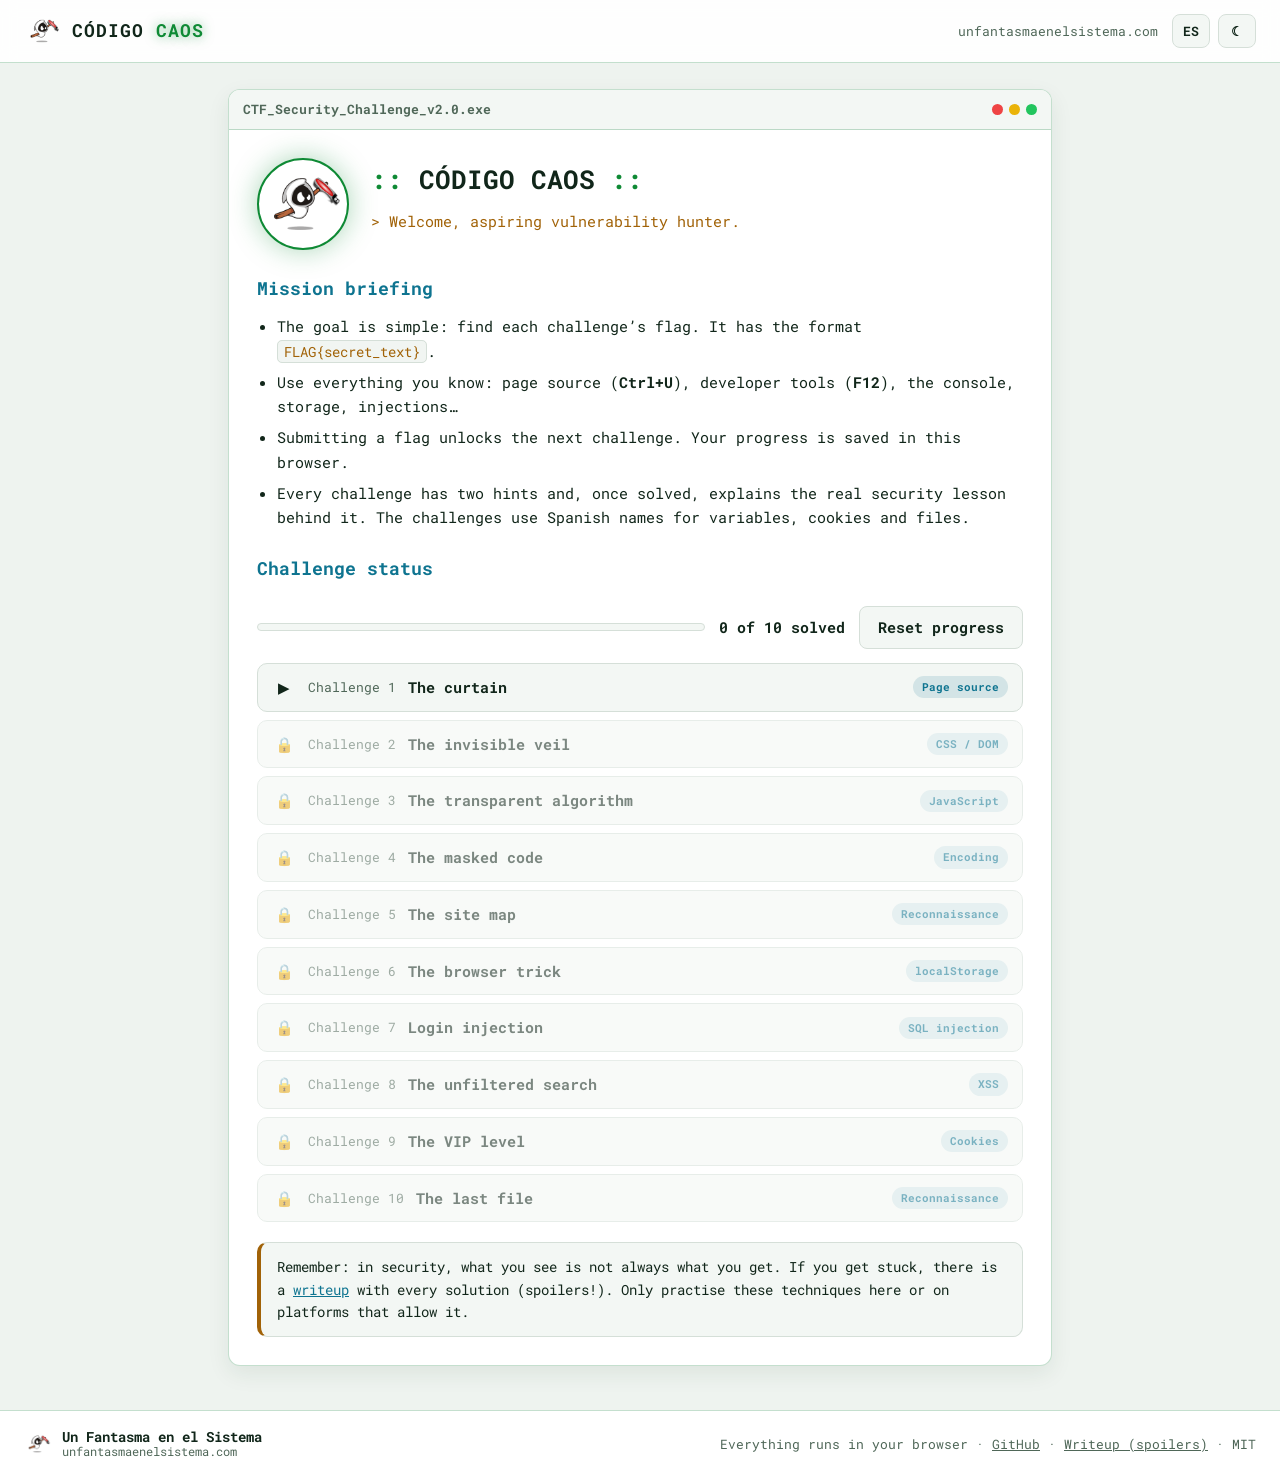
<file: index.html>
<!DOCTYPE html>
<html lang="es" data-theme="dark">
<head>
<meta charset="UTF-8">
<meta name="viewport" content="width=device-width, initial-scale=1.0">
<title>CÓDIGO CAOS · CTF de seguridad web en el navegador</title>
<meta name="description" content="CTF de 10 retos encadenados de seguridad web: código fuente, CSS, JavaScript, Base64, robots.txt, localStorage, inyección SQL, XSS, cookies y recursos olvidados. Todo en el navegador.">
<link rel="icon" href="icono.png">
<script>
  // Tema antes de pintar, para que no parpadee
  (function(){var t=null;try{t=localStorage.getItem('cc-theme');}catch(e){}
  if(!t)t=(window.matchMedia&&matchMedia('(prefers-color-scheme: light)').matches)?'light':'dark';
  document.documentElement.setAttribute('data-theme',t);})();
</script>
<link rel="preconnect" href="https://fonts.googleapis.com">
<link href="https://fonts.googleapis.com/css2?family=Roboto+Mono:wght@400;700&display=swap" rel="stylesheet">
<link rel="stylesheet" href="assets/cc.css">
</head>
<body>
<div id="cc-header"></div>
<main>
  <div class="term">
    <div class="term-bar"><span>CTF_Security_Challenge_v2.0.exe</span><span class="dots"><i></i><i></i><i></i></span></div>
    <div class="term-body">
      <div class="hero">
        <img src="icono.png" alt="Un Fantasma en el Sistema">
        <div>
          <h1><span class="pre">::</span> CÓDIGO CAOS <span class="pre">::</span></h1>
          <p class="prompt" data-i18n="welcome"></p>
        </div>
      </div>

      <h2 data-i18n="rulesTitle"></h2>
      <ul class="rules">
        <li data-i18n-html="r1"></li>
        <li data-i18n-html="r2"></li>
        <li data-i18n-html="r3"></li>
        <li data-i18n-html="r4"></li>
      </ul>

      <h2 data-i18n="statusTitle"></h2>
      <div class="progress">
        <div class="bar"><i id="progBar" style="width:0"></i></div>
        <span id="progTxt"></span>
        <button type="button" class="btn ghost" id="resetBtn" data-i18n="reset"></button>
      </div>
      <ul class="missions" id="missions"></ul>

      <div class="warn" data-i18n-html="warn"></div>
    </div>
  </div>
</main>
<div id="cc-footer"></div>
<script src="assets/cc.js"></script>
<script>
'use strict';
var RETOS = [
  { es: ['La cortina', 'Código fuente'], en: ['The curtain', 'Page source'] },
  { es: ['El velo invisible', 'CSS / DOM'], en: ['The invisible veil', 'CSS / DOM'] },
  { es: ['El algoritmo transparente', 'JavaScript'], en: ['The transparent algorithm', 'JavaScript'] },
  { es: ['El código enmascarado', 'Codificación'], en: ['The masked code', 'Encoding'] },
  { es: ['El mapa del sitio', 'Reconocimiento'], en: ['The site map', 'Reconnaissance'] },
  { es: ['El engaño del navegador', 'localStorage'], en: ['The browser trick', 'localStorage'] },
  { es: ['Inyección en el login', 'Inyección SQL'], en: ['Login injection', 'SQL injection'] },
  { es: ['El buscador sin filtros', 'XSS'], en: ['The unfiltered search', 'XSS'] },
  { es: ['El nivel VIP', 'Cookies'], en: ['The VIP level', 'Cookies'] },
  { es: ['El último archivo', 'Reconocimiento'], en: ['The last file', 'Reconnaissance'] }
];
function esc(s) { return String(s).replace(/[&<>"]/g, function (c) { return { '&': '&amp;', '<': '&lt;', '>': '&gt;', '"': '&quot;' }[c]; }); }
function render(l) {
  var done = CC.solved();
  document.getElementById('missions').innerHTML = RETOS.map(function (r, i) {
    var n = i + 1, d = r[l], ok = done.indexOf(n) > -1, open = CC.unlocked(n);
    var inner = '<span class="st">' + (ok ? '✅' : open ? '▶' : '🔒') + '</span><span class="num">' + CC.t('reto') + ' ' + n + '</span>' +
      '<span class="ttl">' + esc(d[0]) + '</span><span class="tag">' + esc(d[1]) + '</span>';
    if (!open) return '<li><span class="off" title="' + esc(CC.t('lockedTip').replace('{p}', n - 1)) + '">' + inner + '</span></li>';
    return '<li><a href="reto' + n + '.html"' + (ok ? ' class="done"' : '') + '>' + inner + '</a></li>';
  }).join('');
  var k = done.filter(function (x) { return x >= 1 && x <= CC.total; }).length;
  document.getElementById('progBar').style.width = (k / CC.total * 100) + '%';
  document.getElementById('progTxt').textContent = CC.t('progress').replace('{n}', k).replace('{t}', CC.total);
}
CC.init({
  es: {
    docTitle: 'CTF de seguridad web en el navegador',
    welcome: '> Bienvenid@, aspirante a cazador/a de vulnerabilidades.',
    rulesTitle: 'Instrucciones de la misión',
    r1: 'El objetivo es simple: encontrar la bandera (<i>flag</i>) de cada reto. Tiene el formato <code>FLAG{texto_secreto}</code>.',
    r2: 'Usa todo lo que sepas: código fuente (<b>Ctrl+U</b>), herramientas de desarrollador (<b>F12</b>), consola, almacenamiento, inyecciones…',
    r3: 'Al validar una bandera se desbloquea el reto siguiente. Tu progreso se guarda en este navegador.',
    r4: 'Cada reto trae dos pistas y, al superarlo, explica la lección de seguridad real que hay detrás.',
    statusTitle: 'Estado de los retos', progress: '{n} de {t} superados', reset: 'Reiniciar progreso',
    lockedTip: 'Completa antes el reto {p}',
    warn: 'Recuerda: en seguridad, lo que ves no siempre es lo que obtienes. Si te atascas, hay un <a href="https://github.com/unfantasmaenelsistema/CODIGO-CAOS/blob/main/writeup/WRITEUP.md" target="_blank" rel="noopener">writeup</a> con todas las soluciones (¡spoilers!). Practica estas técnicas solo aquí o en plataformas que lo permitan.'
  },
  en: {
    docTitle: 'Web security CTF in your browser',
    welcome: '> Welcome, aspiring vulnerability hunter.',
    rulesTitle: 'Mission briefing',
    r1: 'The goal is simple: find each challenge’s flag. It has the format <code>FLAG{secret_text}</code>.',
    r2: 'Use everything you know: page source (<b>Ctrl+U</b>), developer tools (<b>F12</b>), the console, storage, injections…',
    r3: 'Submitting a flag unlocks the next challenge. Your progress is saved in this browser.',
    r4: 'Every challenge has two hints and, once solved, explains the real security lesson behind it. The challenges use Spanish names for variables, cookies and files.',
    statusTitle: 'Challenge status', progress: '{n} of {t} solved', reset: 'Reset progress',
    lockedTip: 'Finish challenge {p} first',
    warn: 'Remember: in security, what you see is not always what you get. If you get stuck, there is a <a href="https://github.com/unfantasmaenelsistema/CODIGO-CAOS/blob/main/writeup/WRITEUP.md" target="_blank" rel="noopener">writeup</a> with every solution (spoilers!). Only practise these techniques here or on platforms that allow it.'
  },
  onLang: render
});
document.getElementById('resetBtn').addEventListener('click', function () { CC.resetProgress(); });
</script>
</body>
</html>
</file>
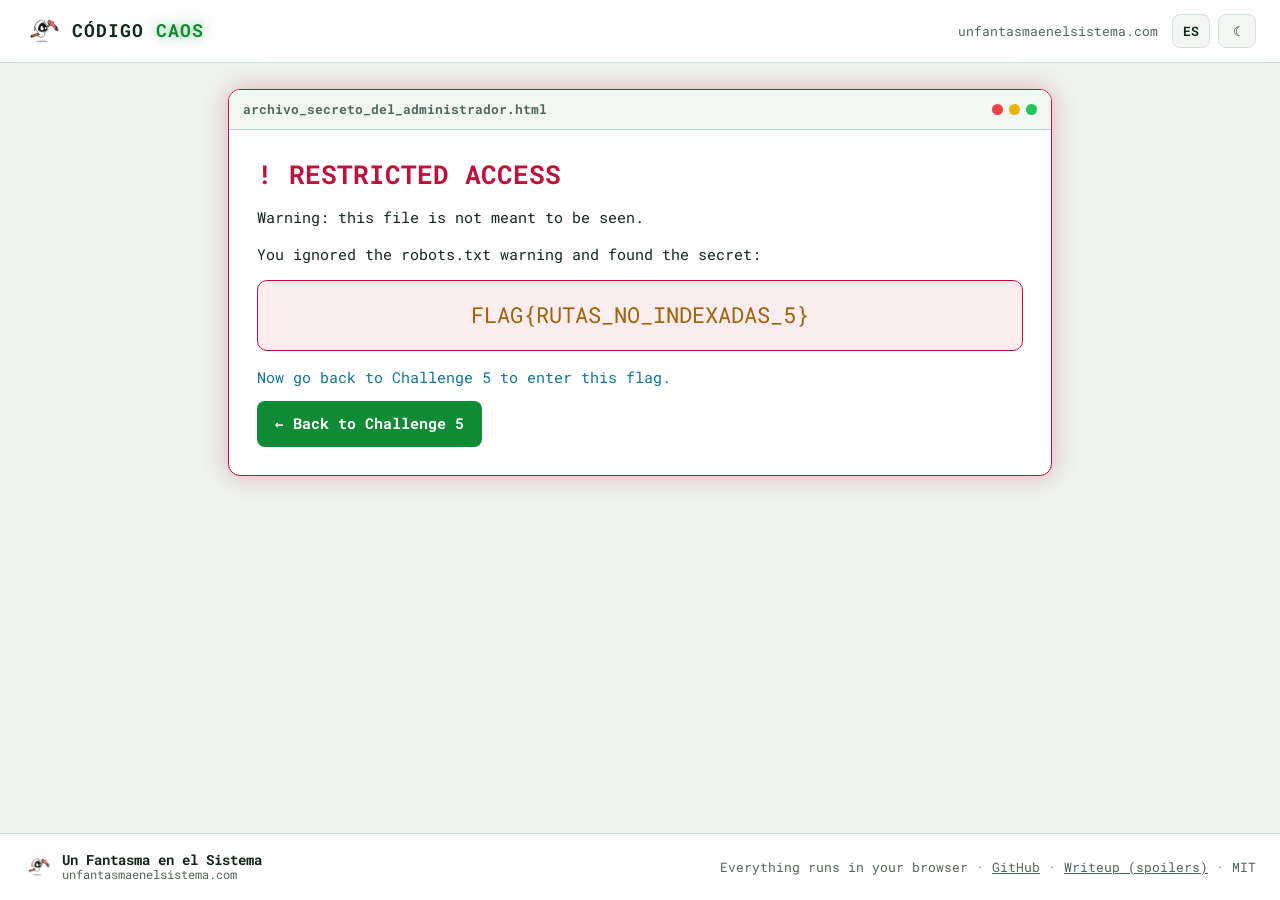
<file: archivo_secreto_del_administrador.html>
<!DOCTYPE html>
<html lang="es" data-theme="dark">
<head>
<meta charset="UTF-8">
<meta name="viewport" content="width=device-width, initial-scale=1.0">
<meta name="robots" content="noindex">
<title>Acceso restringido · CÓDIGO CAOS</title>
<link rel="icon" href="icono.png">
<script>
  (function(){var t=null;try{t=localStorage.getItem('cc-theme');}catch(e){}
  if(!t)t=(window.matchMedia&&matchMedia('(prefers-color-scheme: light)').matches)?'light':'dark';
  document.documentElement.setAttribute('data-theme',t);})();
</script>
<link rel="preconnect" href="https://fonts.googleapis.com">
<link href="https://fonts.googleapis.com/css2?family=Roboto+Mono:wght@400;700&display=swap" rel="stylesheet">
<link rel="stylesheet" href="assets/cc.css">
<style>
  .term.alert{border-color:var(--bad);box-shadow:0 0 24px color-mix(in srgb,var(--bad) 30%,transparent)}
  .term.alert h1,.term.alert .pre{color:var(--bad)}
  .flagbig{display:block;font-size:22px;text-align:center;padding:16px;margin:14px 0;border-radius:10px;background:var(--badbg);border:1px solid var(--bad);word-break:break-all}
</style>
</head>
<body>
<div id="cc-header"></div>
<main>
  <div class="term alert">
    <div class="term-bar"><span>archivo_secreto_del_administrador.html</span><span class="dots"><i></i><i></i><i></i></span></div>
    <div class="term-body">
      <h1><span class="pre">!</span> <span data-i18n="title">ACCESO RESTRINGIDO</span></h1>
      <p data-i18n="warn"></p>
      <p data-i18n="found"></p>
      <code class="flagbig">FLAG{RUTAS_NO_INDEXADAS_5}</code>
      <p class="mission" data-i18n="back5"></p>
      <a class="btn" href="reto5.html" data-i18n="go5"></a>
    </div>
  </div>
</main>
<div id="cc-footer"></div>
<script src="assets/cc.js"></script>
<script>
CC.init({
  es: { docTitle: 'Acceso restringido', title: 'ACCESO RESTRINGIDO', warn: 'Advertencia: este archivo no está destinado a ser visto.',
    found: 'Has ignorado la advertencia de robots.txt y has encontrado el secreto:', back5: 'Ahora vuelve al Reto 5 para introducir esta bandera.', go5: '← Volver al Reto 5' },
  en: { docTitle: 'Restricted access', title: 'RESTRICTED ACCESS', warn: 'Warning: this file is not meant to be seen.',
    found: 'You ignored the robots.txt warning and found the secret:', back5: 'Now go back to Challenge 5 to enter this flag.', go5: '← Back to Challenge 5' }
});
</script>
</body>
</html>
</file>
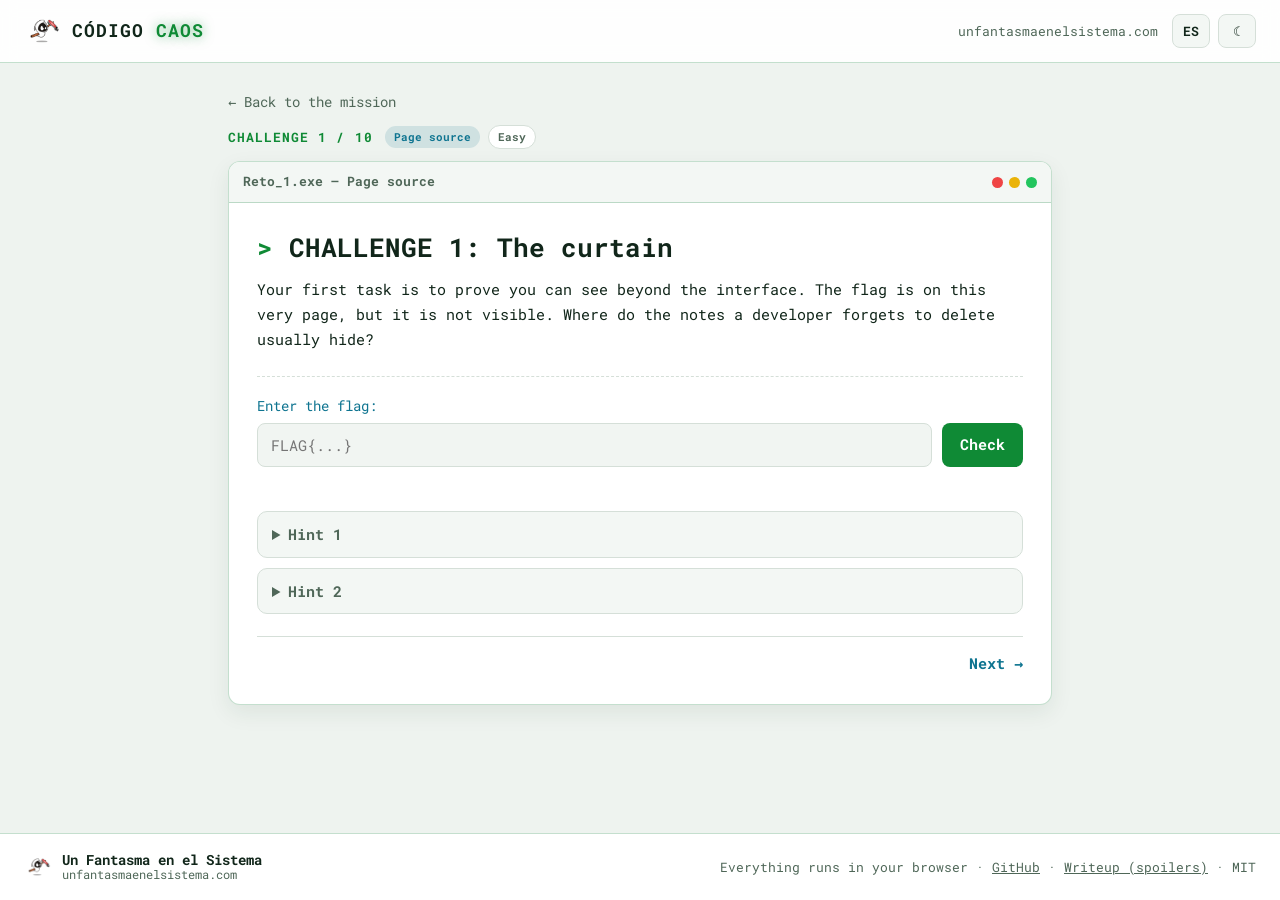
<file: reto1.html>
<!DOCTYPE html>
<html lang="es" data-theme="dark">
<head>
<meta charset="UTF-8">
<meta name="viewport" content="width=device-width, initial-scale=1.0">
<title>La cortina · CÓDIGO CAOS</title>
<link rel="icon" href="icono.png">
<script>
  // Tema antes de pintar, para que no parpadee
  (function(){var t=null;try{t=localStorage.getItem('cc-theme');}catch(e){}
  if(!t)t=(window.matchMedia&&matchMedia('(prefers-color-scheme: light)').matches)?'light':'dark';
  document.documentElement.setAttribute('data-theme',t);})();
</script>
<link rel="preconnect" href="https://fonts.googleapis.com">
<link href="https://fonts.googleapis.com/css2?family=Roboto+Mono:wght@400;700&display=swap" rel="stylesheet">
<link rel="stylesheet" href="assets/cc.css">
</head>
<body data-reto="1">
<!--
    ========================================================
    |              INSPECCIÓN DE CÓDIGO FUENTE             |
    |                                                      |
    | ¡Bienvenido al primer desafío! Es más simple de lo   |
    | que piensas. La bandera para pasar al Reto 2 es:     |
    |                                                      |
    | FLAG{Mira_Detras_Del_Telon_1}                        |
    |                                                      |
    | ¿Quién necesita un backend cuando tienes comentarios?|
    ========================================================
-->
<div id="cc-header"></div>
<main>
  <div id="cc-top"></div>
  <div class="term">
    <div class="term-bar" id="cc-bar"></div>
    <div class="term-body">
      <h1><span class="pre">&gt;</span> <span data-i18n="title">La cortina</span></h1>
      <div data-i18n-html="story"></div>
      
      <div id="cc-flag"></div>
    </div>
  </div>
</main>
<div id="cc-footer"></div>
<script src="assets/cc.js"></script>
<script src="js/reto1.js"></script>
</body>
</html>
</file>
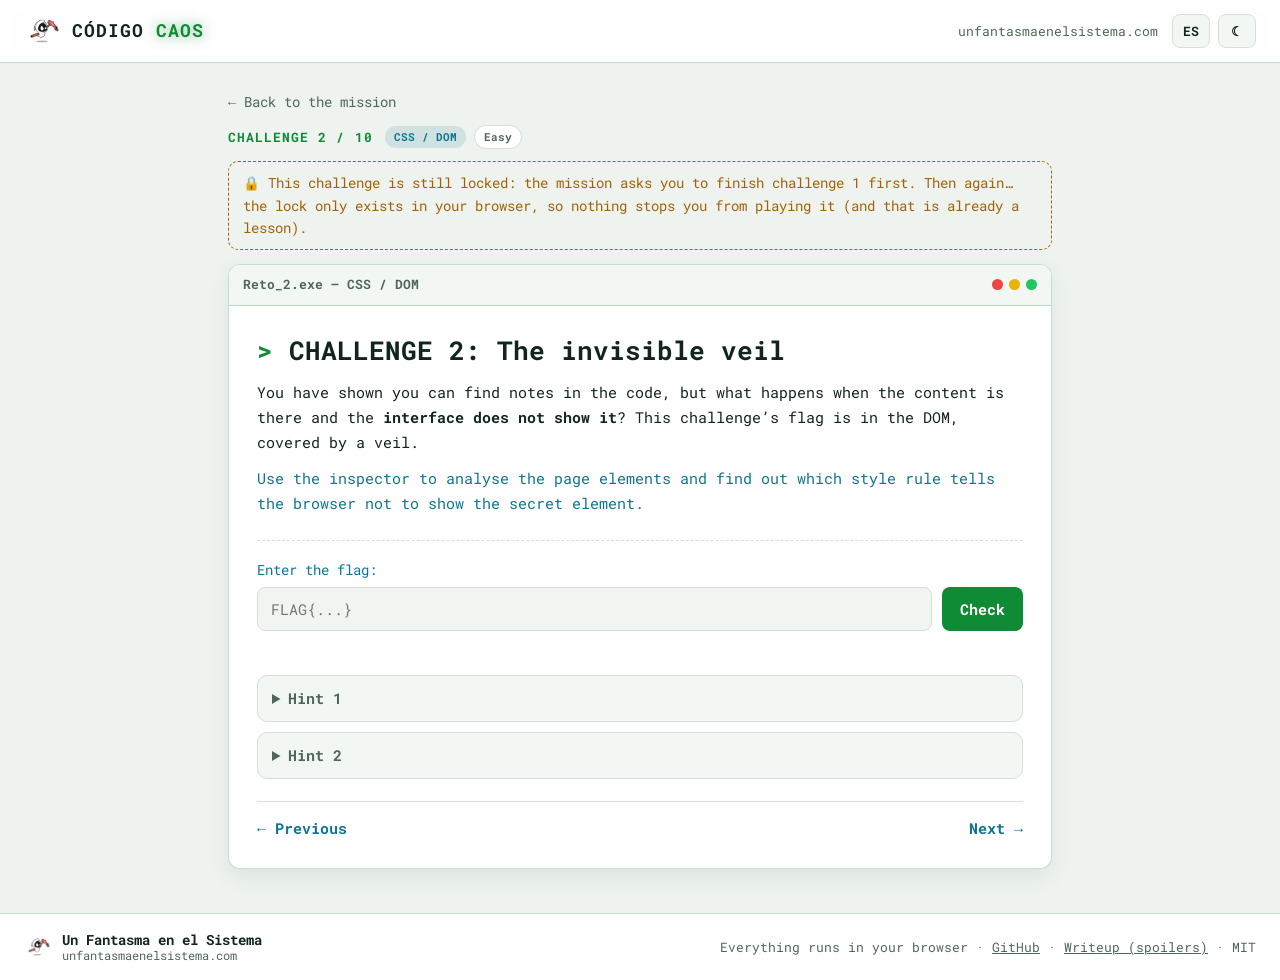
<file: reto2.html>
<!DOCTYPE html>
<html lang="es" data-theme="dark">
<head>
<meta charset="UTF-8">
<meta name="viewport" content="width=device-width, initial-scale=1.0">
<title>El velo invisible · CÓDIGO CAOS</title>
<link rel="icon" href="icono.png">
<script>
  // Tema antes de pintar, para que no parpadee
  (function(){var t=null;try{t=localStorage.getItem('cc-theme');}catch(e){}
  if(!t)t=(window.matchMedia&&matchMedia('(prefers-color-scheme: light)').matches)?'light':'dark';
  document.documentElement.setAttribute('data-theme',t);})();
</script>
<link rel="preconnect" href="https://fonts.googleapis.com">
<link href="https://fonts.googleapis.com/css2?family=Roboto+Mono:wght@400;700&display=swap" rel="stylesheet">
<link rel="stylesheet" href="assets/cc.css">
<style>
  /* MECÁNICA DEL RETO 2: ocultación por CSS */
  .oculto-css {
    display: none;
    background-color: #0d1117;
    color: #0d1117;
    padding: 1rem;
    margin-top: 1.5rem;
    border: 1px dashed #ffffff22;
  }
</style>
</head>
<body data-reto="2">
<div id="cc-header"></div>
<main>
  <div id="cc-top"></div>
  <div class="term">
    <div class="term-bar" id="cc-bar"></div>
    <div class="term-body">
      <h1><span class="pre">&gt;</span> <span data-i18n="title">El velo invisible</span></h1>
      <div data-i18n-html="story"></div>
      <div id="hiddenFlag" class="oculto-css">
        <p>:: CÓDIGO SECRETO DESCLASIFICADO ::</p>
        <p>La bandera que buscas es:</p>
        <code>FLAG{CSS_NO_ES_SEGURIDAD_2}</code>
        <p>¡Felicidades! Has visto a través del engaño visual.</p>
      </div>
      <div id="cc-flag"></div>
    </div>
  </div>
</main>
<div id="cc-footer"></div>
<script src="assets/cc.js"></script>
<script src="js/reto2.js"></script>
</body>
</html>
</file>
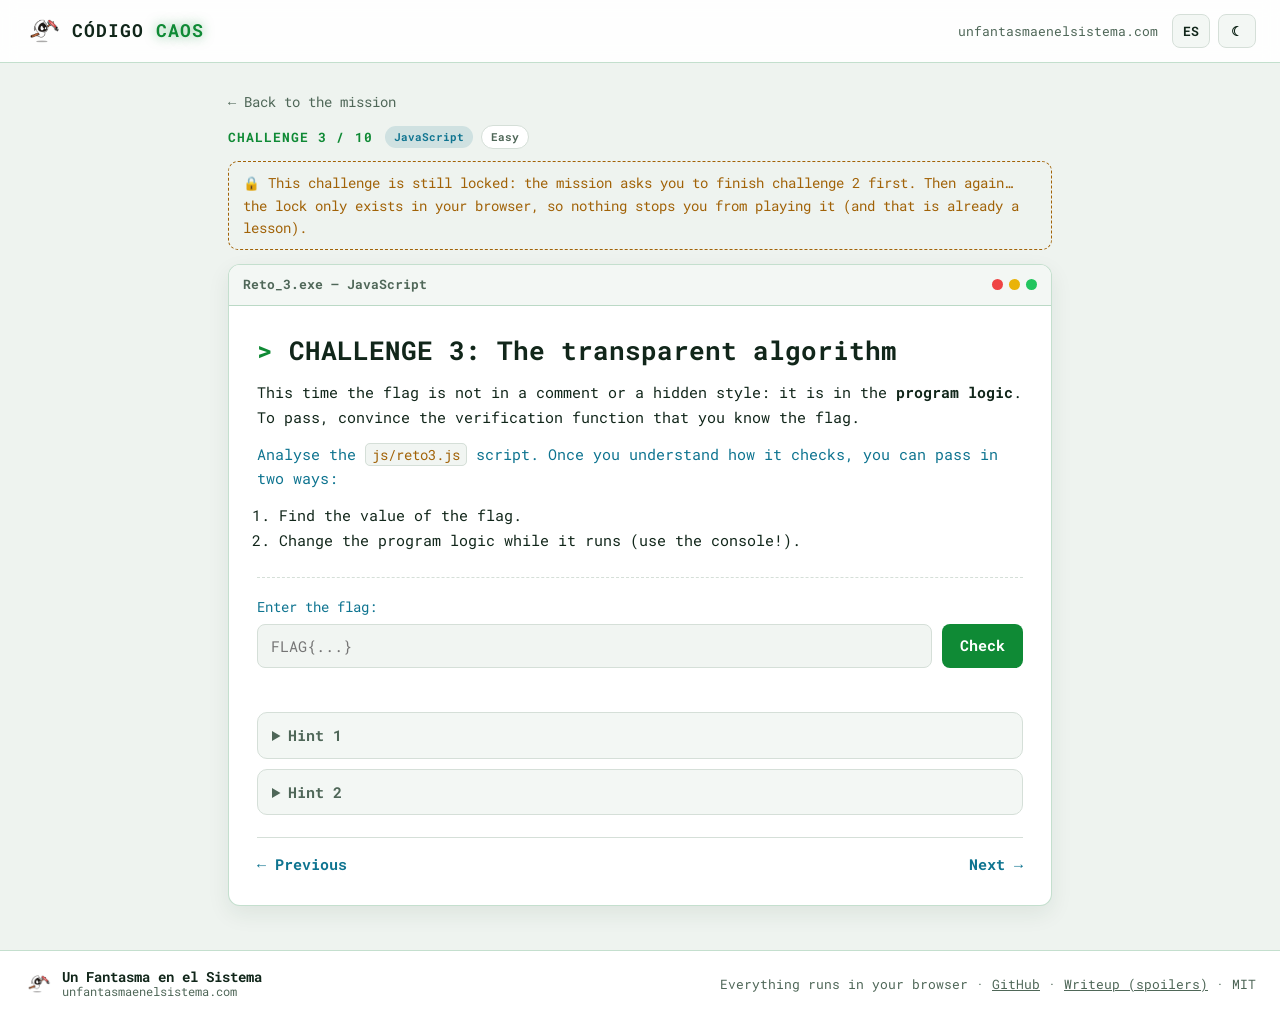
<file: reto3.html>
<!DOCTYPE html>
<html lang="es" data-theme="dark">
<head>
<meta charset="UTF-8">
<meta name="viewport" content="width=device-width, initial-scale=1.0">
<title>El algoritmo transparente · CÓDIGO CAOS</title>
<link rel="icon" href="icono.png">
<script>
  // Tema antes de pintar, para que no parpadee
  (function(){var t=null;try{t=localStorage.getItem('cc-theme');}catch(e){}
  if(!t)t=(window.matchMedia&&matchMedia('(prefers-color-scheme: light)').matches)?'light':'dark';
  document.documentElement.setAttribute('data-theme',t);})();
</script>
<link rel="preconnect" href="https://fonts.googleapis.com">
<link href="https://fonts.googleapis.com/css2?family=Roboto+Mono:wght@400;700&display=swap" rel="stylesheet">
<link rel="stylesheet" href="assets/cc.css">
</head>
<body data-reto="3">
<div id="cc-header"></div>
<main>
  <div id="cc-top"></div>
  <div class="term">
    <div class="term-bar" id="cc-bar"></div>
    <div class="term-body">
      <h1><span class="pre">&gt;</span> <span data-i18n="title">El algoritmo transparente</span></h1>
      <div data-i18n-html="story"></div>
      
      <div id="cc-flag"></div>
    </div>
  </div>
</main>
<div id="cc-footer"></div>
<script src="assets/cc.js"></script>
<script src="js/reto3.js"></script>
</body>
</html>
</file>
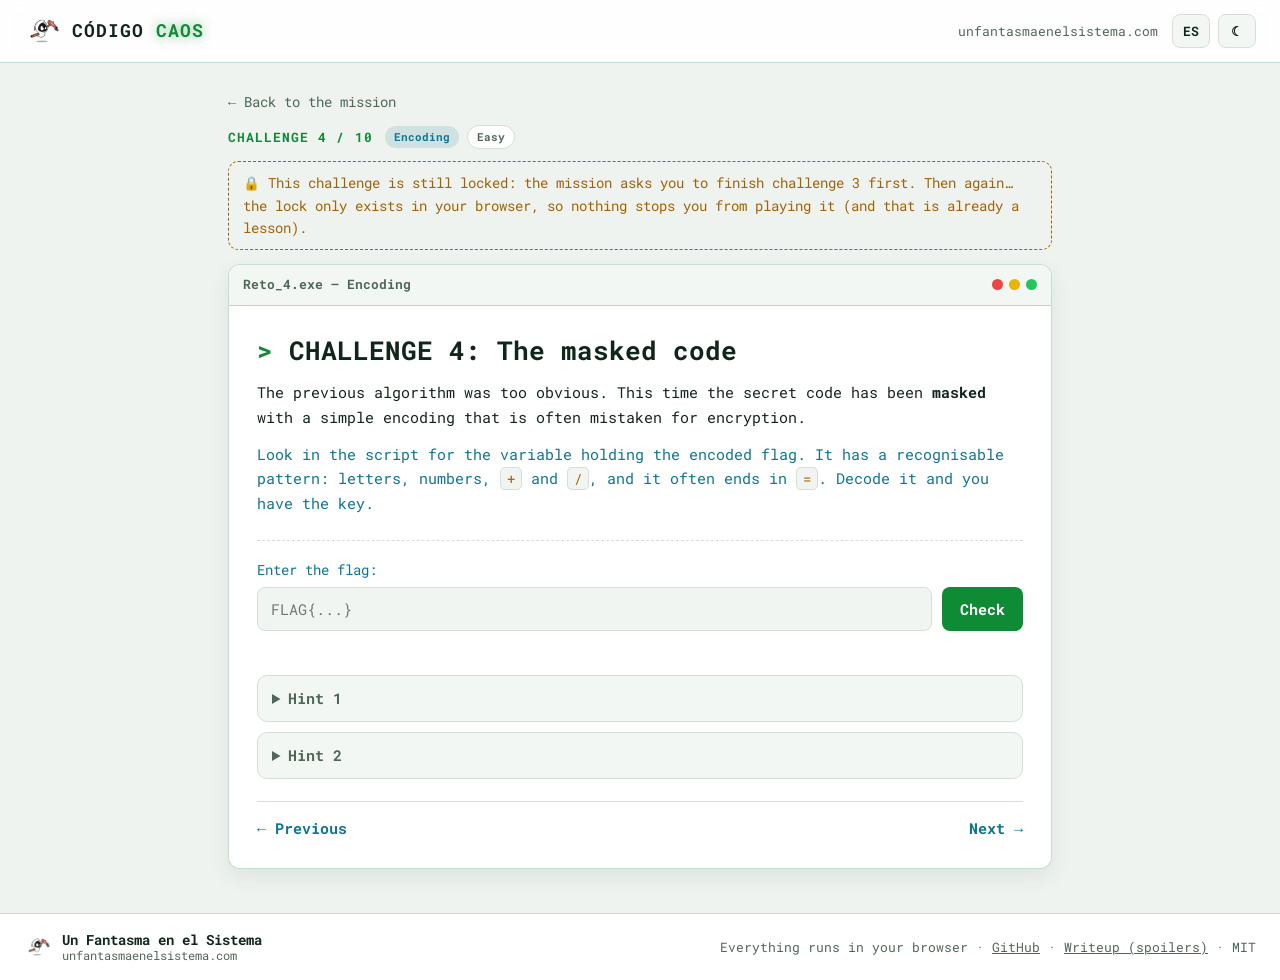
<file: reto4.html>
<!DOCTYPE html>
<html lang="es" data-theme="dark">
<head>
<meta charset="UTF-8">
<meta name="viewport" content="width=device-width, initial-scale=1.0">
<title>El código enmascarado · CÓDIGO CAOS</title>
<link rel="icon" href="icono.png">
<script>
  // Tema antes de pintar, para que no parpadee
  (function(){var t=null;try{t=localStorage.getItem('cc-theme');}catch(e){}
  if(!t)t=(window.matchMedia&&matchMedia('(prefers-color-scheme: light)').matches)?'light':'dark';
  document.documentElement.setAttribute('data-theme',t);})();
</script>
<link rel="preconnect" href="https://fonts.googleapis.com">
<link href="https://fonts.googleapis.com/css2?family=Roboto+Mono:wght@400;700&display=swap" rel="stylesheet">
<link rel="stylesheet" href="assets/cc.css">
</head>
<body data-reto="4">
<div id="cc-header"></div>
<main>
  <div id="cc-top"></div>
  <div class="term">
    <div class="term-bar" id="cc-bar"></div>
    <div class="term-body">
      <h1><span class="pre">&gt;</span> <span data-i18n="title">El código enmascarado</span></h1>
      <div data-i18n-html="story"></div>
      
      <div id="cc-flag"></div>
    </div>
  </div>
</main>
<div id="cc-footer"></div>
<script src="assets/cc.js"></script>
<script src="js/reto4.js"></script>
</body>
</html>
</file>
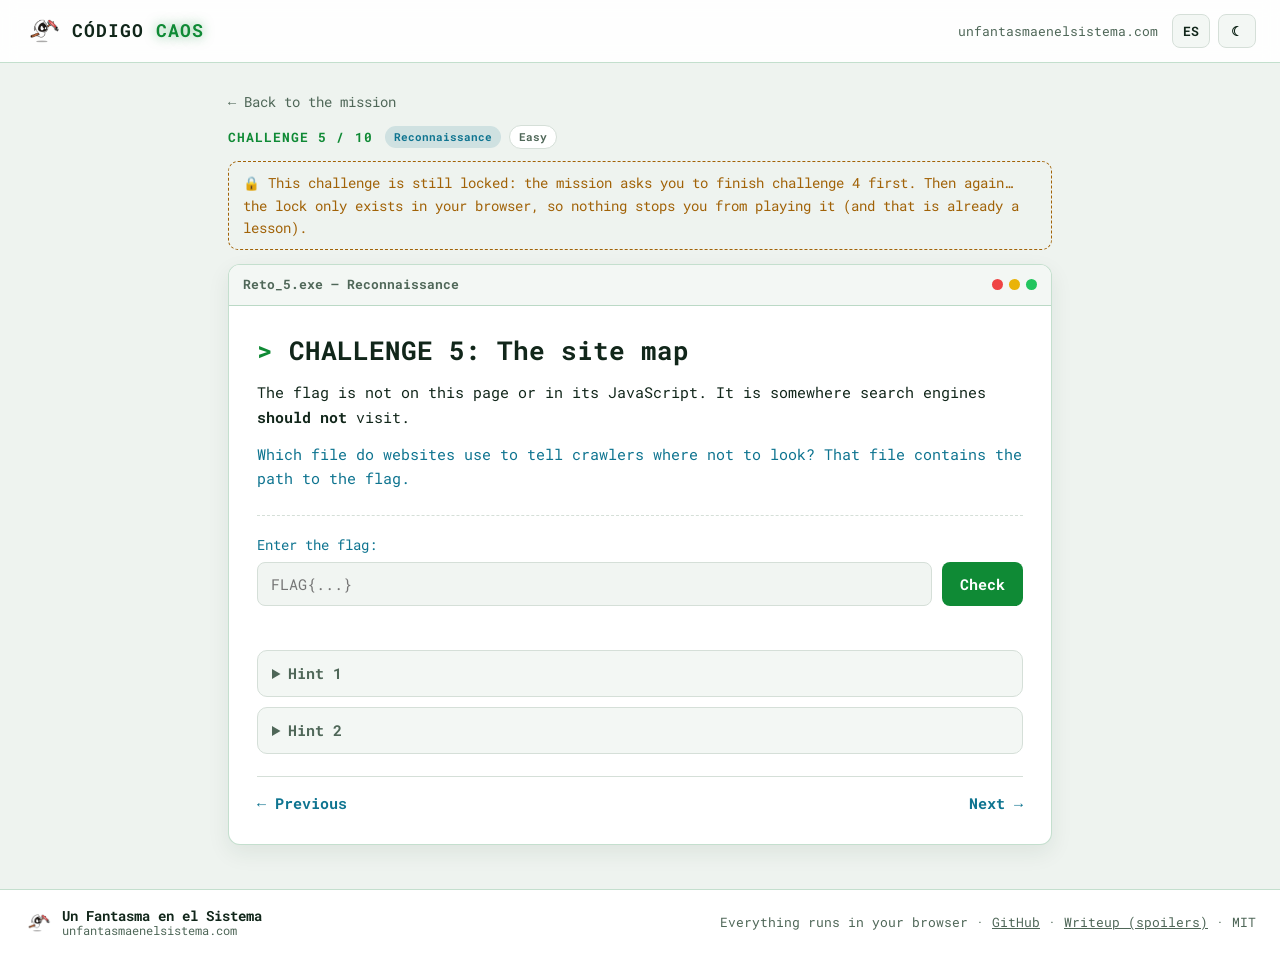
<file: reto5.html>
<!DOCTYPE html>
<html lang="es" data-theme="dark">
<head>
<meta charset="UTF-8">
<meta name="viewport" content="width=device-width, initial-scale=1.0">
<title>El mapa del sitio · CÓDIGO CAOS</title>
<link rel="icon" href="icono.png">
<script>
  // Tema antes de pintar, para que no parpadee
  (function(){var t=null;try{t=localStorage.getItem('cc-theme');}catch(e){}
  if(!t)t=(window.matchMedia&&matchMedia('(prefers-color-scheme: light)').matches)?'light':'dark';
  document.documentElement.setAttribute('data-theme',t);})();
</script>
<link rel="preconnect" href="https://fonts.googleapis.com">
<link href="https://fonts.googleapis.com/css2?family=Roboto+Mono:wght@400;700&display=swap" rel="stylesheet">
<link rel="stylesheet" href="assets/cc.css">
</head>
<body data-reto="5">
<div id="cc-header"></div>
<main>
  <div id="cc-top"></div>
  <div class="term">
    <div class="term-bar" id="cc-bar"></div>
    <div class="term-body">
      <h1><span class="pre">&gt;</span> <span data-i18n="title">El mapa del sitio</span></h1>
      <div data-i18n-html="story"></div>
      
      <div id="cc-flag"></div>
    </div>
  </div>
</main>
<div id="cc-footer"></div>
<script src="assets/cc.js"></script>
<script src="js/reto5.js"></script>
</body>
</html>
</file>
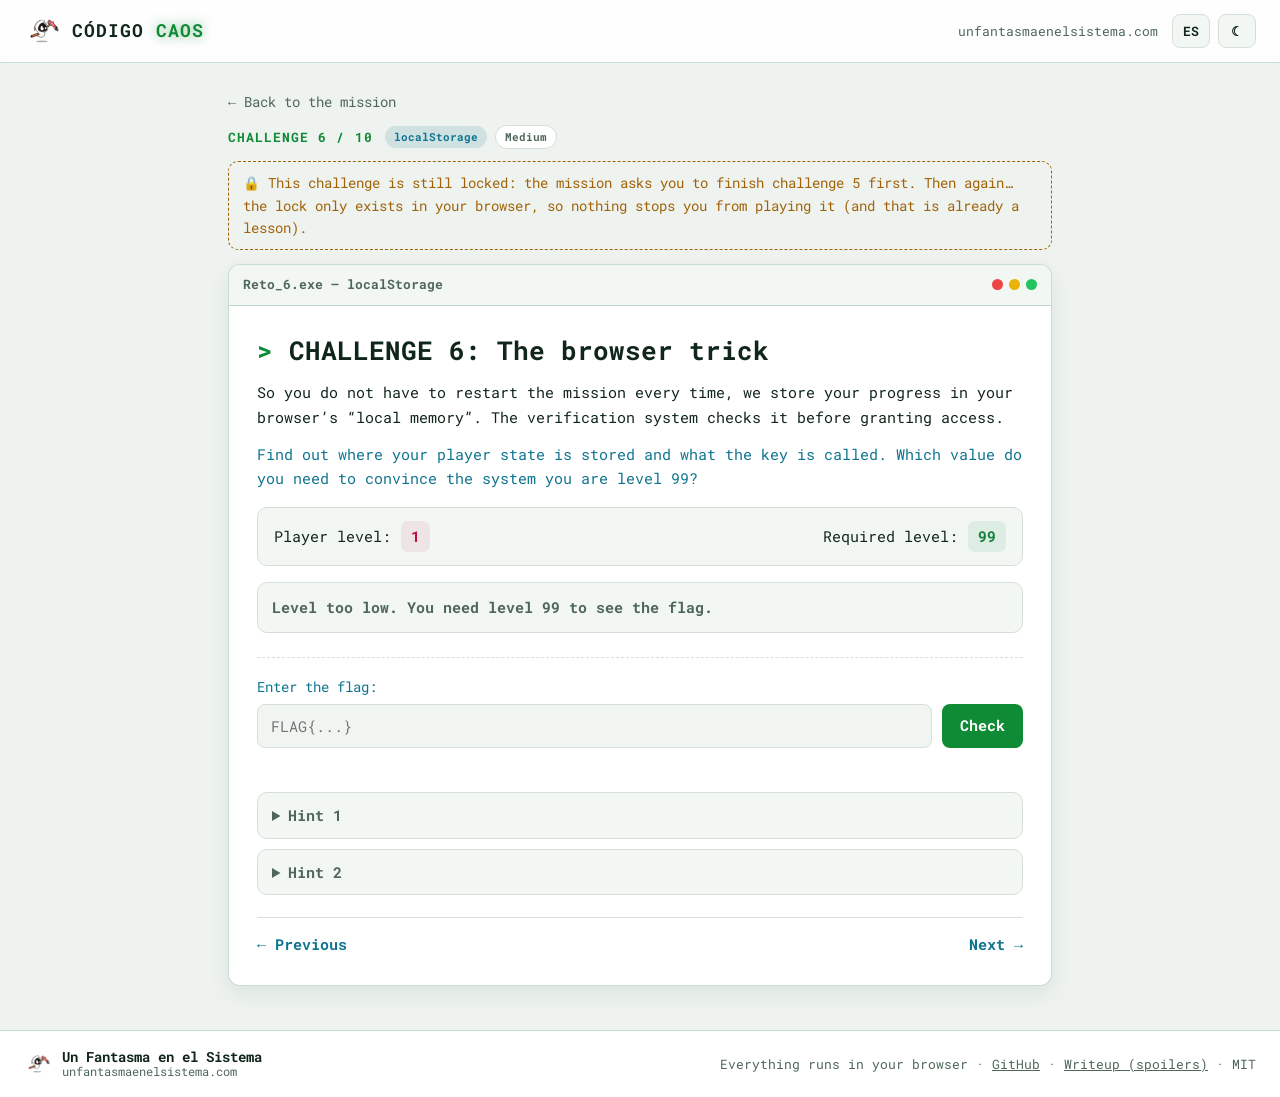
<file: reto6.html>
<!DOCTYPE html>
<html lang="es" data-theme="dark">
<head>
<meta charset="UTF-8">
<meta name="viewport" content="width=device-width, initial-scale=1.0">
<title>El engaño del navegador · CÓDIGO CAOS</title>
<link rel="icon" href="icono.png">
<script>
  // Tema antes de pintar, para que no parpadee
  (function(){var t=null;try{t=localStorage.getItem('cc-theme');}catch(e){}
  if(!t)t=(window.matchMedia&&matchMedia('(prefers-color-scheme: light)').matches)?'light':'dark';
  document.documentElement.setAttribute('data-theme',t);})();
</script>
<link rel="preconnect" href="https://fonts.googleapis.com">
<link href="https://fonts.googleapis.com/css2?family=Roboto+Mono:wght@400;700&display=swap" rel="stylesheet">
<link rel="stylesheet" href="assets/cc.css">
</head>
<body data-reto="6">
<div id="cc-header"></div>
<main>
  <div id="cc-top"></div>
  <div class="term">
    <div class="term-bar" id="cc-bar"></div>
    <div class="term-body">
      <h1><span class="pre">&gt;</span> <span data-i18n="title">El engaño del navegador</span></h1>
      <div data-i18n-html="story"></div>
      <div class="panel-state"><span data-i18n="lvlLbl"></span> <span class="pill" id="playerLevel">…</span>
        <span style="margin-left:auto" data-i18n="reqLbl"></span> <span class="pill on">99</span></div>
      <div class="result info" id="levelMsg"></div>
      <div id="cc-flag"></div>
    </div>
  </div>
</main>
<div id="cc-footer"></div>
<script src="assets/cc.js"></script>
<script src="js/reto6.js"></script>
</body>
</html>
</file>
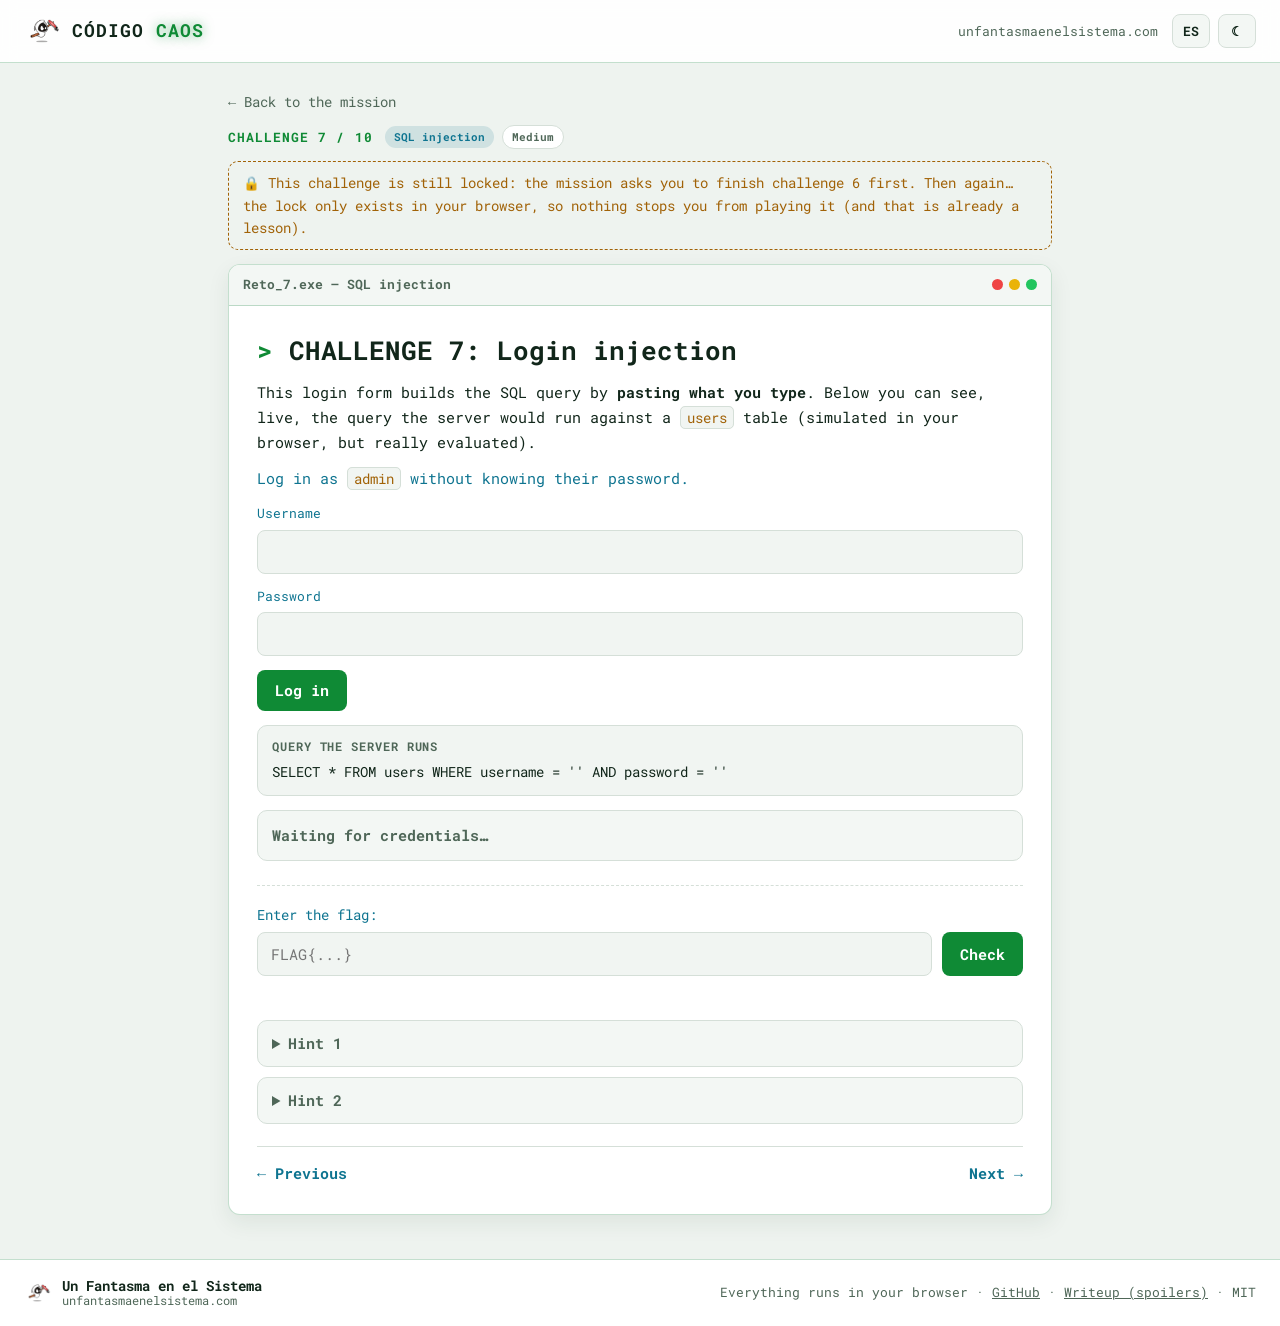
<file: reto7.html>
<!DOCTYPE html>
<html lang="es" data-theme="dark">
<head>
<meta charset="UTF-8">
<meta name="viewport" content="width=device-width, initial-scale=1.0">
<title>Inyección en el login · CÓDIGO CAOS</title>
<link rel="icon" href="icono.png">
<script>
  // Tema antes de pintar, para que no parpadee
  (function(){var t=null;try{t=localStorage.getItem('cc-theme');}catch(e){}
  if(!t)t=(window.matchMedia&&matchMedia('(prefers-color-scheme: light)').matches)?'light':'dark';
  document.documentElement.setAttribute('data-theme',t);})();
</script>
<link rel="preconnect" href="https://fonts.googleapis.com">
<link href="https://fonts.googleapis.com/css2?family=Roboto+Mono:wght@400;700&display=swap" rel="stylesheet">
<link rel="stylesheet" href="assets/cc.css">
</head>
<body data-reto="7">
<div id="cc-header"></div>
<main>
  <div id="cc-top"></div>
  <div class="term">
    <div class="term-bar" id="cc-bar"></div>
    <div class="term-body">
      <h1><span class="pre">&gt;</span> <span data-i18n="title">Inyección en el login</span></h1>
      <div data-i18n-html="story"></div>
      <form id="loginForm" autocomplete="off">
        <label class="field"><span data-i18n="userLbl"></span><input id="usernameInput" spellcheck="false"></label>
        <label class="field"><span data-i18n="passLbl"></span><input id="passwordInput" type="text" spellcheck="false"></label>
        <button type="submit" class="btn" style="margin-top:14px" data-i18n="loginBtn"></button>
      </form>
      <div class="query"><span class="lbl" data-i18n="queryLbl"></span><span id="queryOut"></span></div>
      <div class="result info" id="loginResult" data-i18n="loginIdle"></div>
      <div id="cc-flag"></div>
    </div>
  </div>
</main>
<div id="cc-footer"></div>
<script src="assets/cc.js"></script>
<script src="js/minisql.js"></script>
<script src="js/reto7.js"></script>
</body>
</html>
</file>
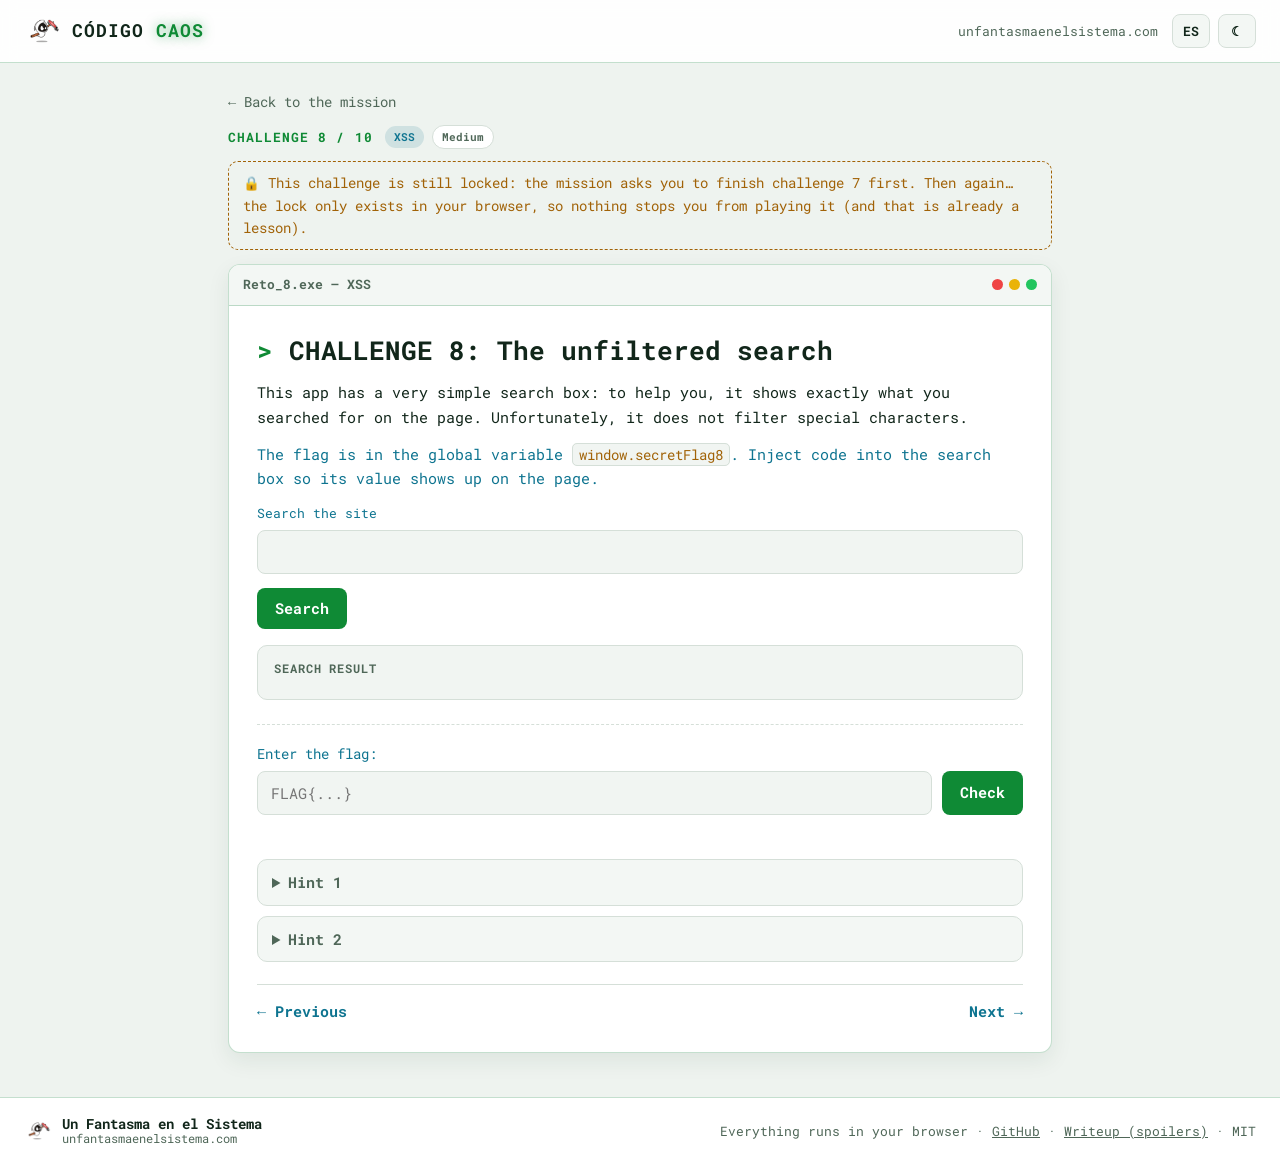
<file: reto8.html>
<!DOCTYPE html>
<html lang="es" data-theme="dark">
<head>
<meta charset="UTF-8">
<meta name="viewport" content="width=device-width, initial-scale=1.0">
<title>El buscador sin filtros · CÓDIGO CAOS</title>
<link rel="icon" href="icono.png">
<script>
  // Tema antes de pintar, para que no parpadee
  (function(){var t=null;try{t=localStorage.getItem('cc-theme');}catch(e){}
  if(!t)t=(window.matchMedia&&matchMedia('(prefers-color-scheme: light)').matches)?'light':'dark';
  document.documentElement.setAttribute('data-theme',t);})();
</script>
<link rel="preconnect" href="https://fonts.googleapis.com">
<link href="https://fonts.googleapis.com/css2?family=Roboto+Mono:wght@400;700&display=swap" rel="stylesheet">
<link rel="stylesheet" href="assets/cc.css">
</head>
<body data-reto="8">
<div id="cc-header"></div>
<main>
  <div id="cc-top"></div>
  <div class="term">
    <div class="term-bar" id="cc-bar"></div>
    <div class="term-body">
      <h1><span class="pre">&gt;</span> <span data-i18n="title">El buscador sin filtros</span></h1>
      <div data-i18n-html="story"></div>
      <form id="searchForm" autocomplete="off">
        <label class="field"><span data-i18n="searchLbl"></span><input id="searchInput" spellcheck="false"></label>
        <button type="submit" class="btn" style="margin-top:14px" data-i18n="searchBtn"></button>
      </form>
      <div class="stage"><span class="lbl" data-i18n="resultLbl"></span><div id="resultOutput"></div></div>
      <div id="cc-flag"></div>
    </div>
  </div>
</main>
<div id="cc-footer"></div>
<script src="assets/cc.js"></script>
<script src="js/reto8.js"></script>
</body>
</html>
</file>
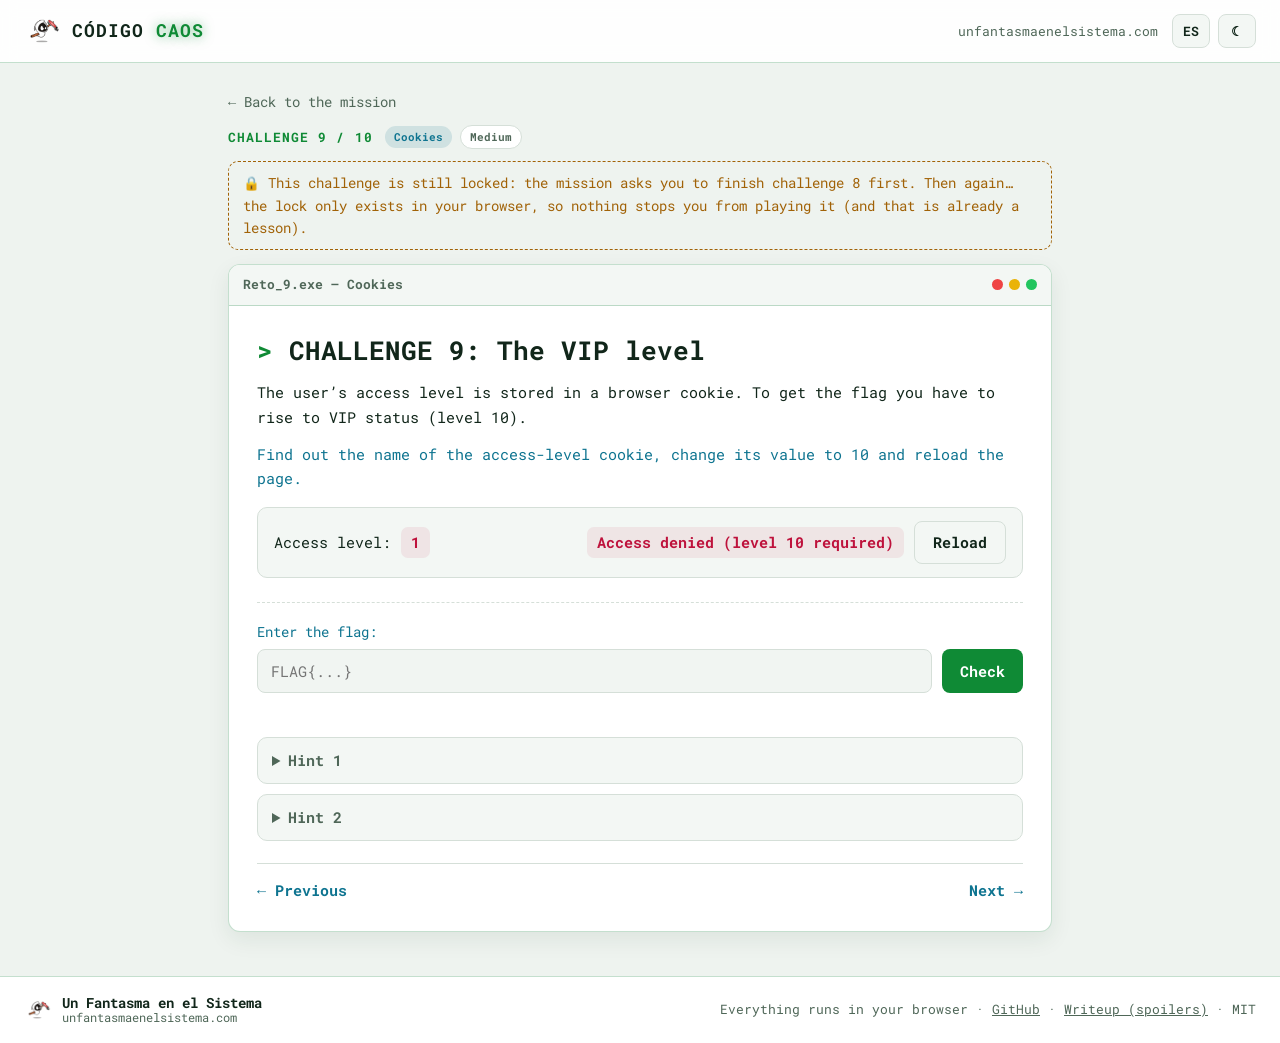
<file: reto9.html>
<!DOCTYPE html>
<html lang="es" data-theme="dark">
<head>
<meta charset="UTF-8">
<meta name="viewport" content="width=device-width, initial-scale=1.0">
<title>El nivel VIP · CÓDIGO CAOS</title>
<link rel="icon" href="icono.png">
<script>
  // Tema antes de pintar, para que no parpadee
  (function(){var t=null;try{t=localStorage.getItem('cc-theme');}catch(e){}
  if(!t)t=(window.matchMedia&&matchMedia('(prefers-color-scheme: light)').matches)?'light':'dark';
  document.documentElement.setAttribute('data-theme',t);})();
</script>
<link rel="preconnect" href="https://fonts.googleapis.com">
<link href="https://fonts.googleapis.com/css2?family=Roboto+Mono:wght@400;700&display=swap" rel="stylesheet">
<link rel="stylesheet" href="assets/cc.css">
</head>
<body data-reto="9">
<div id="cc-header"></div>
<main>
  <div id="cc-top"></div>
  <div class="term">
    <div class="term-bar" id="cc-bar"></div>
    <div class="term-body">
      <h1><span class="pre">&gt;</span> <span data-i18n="title">El nivel VIP</span></h1>
      <div data-i18n-html="story"></div>
      <div class="panel-state"><span data-i18n="lvlLbl"></span> <span class="pill" id="accessLevel">…</span>
        <span style="margin-left:auto" id="accessStatus" class="pill"></span>
        <button type="button" class="btn ghost" onclick="location.reload()" data-i18n="reload"></button></div>
      <div class="reveal hidden" id="reveal"><span data-i18n="welcome"></span> <code id="flagOut"></code></div>
      <div id="cc-flag"></div>
    </div>
  </div>
</main>
<div id="cc-footer"></div>
<script src="assets/cc.js"></script>
<script src="js/reto9.js"></script>
</body>
</html>
</file>
<file: assets/cc.css>
/* cc.css — CÓDIGO CAOS (Un Fantasma en el Sistema, MIT) */
*{margin:0;padding:0;box-sizing:border-box}
:root{
  --bg:#070b10;--panel:#0d1117;--panel2:#161b22;--border:#1f6f3a55;--border2:#30363d;--text:#d7ffe0;--muted:#8ba596;
  --accent:#00ff41;--accent-ink:#021a08;--cyan:#22d3ee;--yellow:#fde047;--link:#22d3ee;
  --ok:#22c55e;--okbg:rgba(34,197,94,.12);--bad:#ff4d6d;--badbg:rgba(255,77,109,.12);
  --code:#05080c;--glow:0 0 24px rgba(0,255,65,.18);
}
[data-theme="light"]{
  --bg:#eef3ef;--panel:#ffffff;--panel2:#f3f7f4;--border:#16803d40;--border2:#d5dfd8;--text:#11261a;--muted:#4f6758;
  --accent:#0f8a35;--accent-ink:#ffffff;--cyan:#0e7490;--yellow:#a16207;--link:#0e7490;
  --ok:#15803d;--okbg:rgba(21,128,61,.09);--bad:#be123c;--badbg:rgba(190,18,60,.08);
  --code:#f1f5f2;--glow:0 8px 22px rgba(20,60,35,.08);
}
html{background:var(--bg)}
body{font-family:'Roboto Mono',Consolas,monospace;background:var(--bg);color:var(--text);min-height:100vh;display:flex;flex-direction:column;line-height:1.65;font-size:15px}
a{color:var(--link)}
code{font-family:inherit;background:var(--code);border:1px solid var(--border2);border-radius:5px;padding:1px 6px;color:var(--yellow);font-size:.93em}
.hidden{display:none!important}

.cc-header{display:flex;align-items:center;justify-content:space-between;gap:12px;padding:12px 24px;border-bottom:1px solid var(--border);background:color-mix(in srgb,var(--panel) 92%,transparent);position:sticky;top:0;z-index:10;backdrop-filter:blur(8px)}
.cc-logo{display:flex;align-items:center;gap:10px;text-decoration:none;color:var(--text)}
.cc-logo img{width:38px;height:38px;border-radius:50%;transition:transform .25s}
.cc-logo:hover img{transform:rotate(-8deg) scale(1.06)}
.cc-logo span{font-weight:700;font-size:18px;letter-spacing:1px}
.cc-logo b{color:var(--accent);text-shadow:0 0 12px color-mix(in srgb,var(--accent) 60%,transparent)}
.cc-right{display:flex;align-items:center;gap:8px}
.cc-site{color:var(--muted);text-decoration:none;font-size:12.5px;margin-right:6px}
.cc-site:hover{color:var(--text)}
.cc-btn{background:var(--panel2);border:1px solid var(--border2);color:var(--text);border-radius:8px;height:34px;min-width:38px;padding:0 10px;cursor:pointer;font-weight:700;font-size:13px;font-family:inherit}
.cc-btn:hover{border-color:var(--accent)}

main{flex:1;width:100%;max-width:860px;margin:0 auto;padding:26px 18px 44px}
.term{background:var(--panel);border:1px solid var(--border);border-radius:12px;box-shadow:var(--glow);overflow:hidden}
.term-bar{display:flex;justify-content:space-between;align-items:center;background:var(--panel2);border-bottom:1px solid var(--border);padding:9px 14px;font-weight:700;font-size:13px;color:var(--muted)}
.dots{display:flex;gap:6px}
.dots i{width:11px;height:11px;border-radius:50%;background:#ef4444;display:block}
.dots i:nth-child(2){background:#eab308}
.dots i:nth-child(3){background:#22c55e}
.term-body{padding:28px}
h1{font-size:26px;line-height:1.25;margin-bottom:14px;color:var(--text)}
h1 .pre{color:var(--accent)}
h2{font-size:18px;margin:24px 0 10px;color:var(--cyan)}
p{margin-bottom:12px}
.prompt{color:var(--yellow)}
.mission{color:var(--cyan)}

.btn{display:inline-block;background:var(--accent);color:var(--accent-ink);border:0;border-radius:8px;padding:11px 18px;font-weight:700;font-size:14.5px;cursor:pointer;font-family:inherit;text-decoration:none;transition:filter .15s,transform .1s}
.btn:hover{filter:brightness(1.1)}
.btn:active{transform:scale(.98)}
.btn.ghost{background:var(--panel2);color:var(--text);border:1px solid var(--border2)}

/* Portada */
.hero{display:flex;gap:22px;align-items:center;margin-bottom:18px}
.hero img{width:92px;height:92px;border-radius:50%;flex-shrink:0;border:2px solid var(--accent);box-shadow:0 0 28px color-mix(in srgb,var(--accent) 35%,transparent)}
ul.rules{margin:6px 0 10px 20px}
ul.rules li{margin-bottom:6px}
.progress{display:flex;align-items:center;gap:14px;margin:22px 0 14px;flex-wrap:wrap}
.progress .bar{flex:1;min-width:140px;height:8px;background:var(--panel2);border:1px solid var(--border2);border-radius:99px;overflow:hidden}
.progress .bar i{display:block;height:100%;background:linear-gradient(90deg,var(--accent),var(--cyan));transition:width .4s}
.progress span{font-weight:700;white-space:nowrap}
.missions{list-style:none;display:grid;gap:8px}
.missions li a,.missions li .off{display:flex;align-items:center;gap:12px;padding:11px 14px;border:1px solid var(--border2);border-radius:10px;background:var(--panel2);text-decoration:none;color:var(--text);transition:border-color .15s,transform .15s}
.missions li a:hover{border-color:var(--accent);transform:translateX(3px)}
.missions .st{width:24px;text-align:center}
.missions .num{color:var(--muted);font-size:12.5px;min-width:64px}
.missions .ttl{font-weight:700;flex:1}
.missions .off{opacity:.55}
.missions .done{border-color:color-mix(in srgb,var(--ok) 55%,var(--border2))}
.tag{font-size:11px;font-weight:700;padding:2px 9px;border-radius:99px;background:color-mix(in srgb,var(--cyan) 14%,transparent);color:var(--cyan);white-space:nowrap}
.tag.lvl{background:var(--panel);border:1px solid var(--border2);color:var(--muted)}
.tag.ok{background:var(--okbg);color:var(--ok)}
.warn{border:1px solid var(--border2);border-left:4px solid var(--yellow);border-radius:10px;padding:13px 16px;margin-top:20px;font-size:13.5px;background:var(--panel2)}

/* Reto */
.crumb{display:inline-block;color:var(--muted);text-decoration:none;font-size:13.5px;margin-bottom:12px}
.crumb:hover{color:var(--text)}
.reto-meta{display:flex;align-items:center;gap:8px;flex-wrap:wrap;margin-bottom:12px}
.reto-num{font-weight:700;color:var(--accent);font-size:13px;text-transform:uppercase;letter-spacing:.08em;margin-right:4px}
.lock{border:1px dashed var(--yellow);color:var(--yellow);border-radius:10px;padding:10px 14px;font-size:13.5px;margin-bottom:14px}
.stage{background:var(--code);border:1px solid var(--border2);border-radius:10px;padding:14px 16px;margin:16px 0;word-break:break-word}
.stage .lbl{display:block;font-size:11.5px;font-weight:700;color:var(--muted);text-transform:uppercase;letter-spacing:.08em;margin-bottom:6px}
.panel-state{display:flex;align-items:center;gap:10px;flex-wrap:wrap;background:var(--panel2);border:1px solid var(--border2);border-radius:10px;padding:13px 16px;margin:16px 0}
.pill{font-weight:700;padding:3px 10px;border-radius:7px;background:var(--badbg);color:var(--bad)}
.pill.on{background:var(--okbg);color:var(--ok)}
.reveal{background:var(--okbg);border:1px solid color-mix(in srgb,var(--ok) 45%,transparent);border-radius:10px;padding:13px 16px;margin:16px 0;font-weight:700}
.field{display:block;margin-top:12px}
.field span{display:block;font-size:13px;color:var(--cyan);margin-bottom:5px}
.field input,.flagbox input{width:100%;min-width:0;background:var(--code);border:1px solid var(--border2);color:var(--yellow);border-radius:8px;padding:11px 13px;font-size:15px;font-family:inherit}
.field input:focus,.flagbox input:focus{outline:2px solid var(--accent);outline-offset:1px}
.query{background:var(--code);border:1px solid var(--border2);border-radius:10px;padding:12px 14px;margin:14px 0;font-size:13.5px;word-break:break-all;color:var(--text)}
.query .lbl{display:block;font-size:11.5px;font-weight:700;color:var(--muted);text-transform:uppercase;letter-spacing:.08em;margin-bottom:4px}
.query mark{background:color-mix(in srgb,var(--yellow) 25%,transparent);color:var(--yellow);border-radius:3px}
.result{border-radius:10px;padding:12px 14px;margin:12px 0;font-weight:700}
.result.err{background:var(--badbg);color:var(--bad)}
.result.ok{background:var(--okbg);color:var(--ok)}
.result.info{background:var(--panel2);color:var(--muted);border:1px solid var(--border2)}
.flagbox{margin-top:24px;padding-top:18px;border-top:1px dashed var(--border2)}
.flagbox label{display:block;font-size:13.5px;color:var(--cyan);margin-bottom:6px}
.flagbox .row{display:flex;gap:10px}
#feedback{font-weight:700;min-height:1.6em;margin:10px 0 6px}
#feedback.good{color:var(--ok)}
#feedback.bad{color:var(--bad)}
#goNext{margin:4px 0 6px}
details.hint{background:var(--panel2);border:1px solid var(--border2);border-radius:10px;padding:10px 14px;margin-top:10px}
details.hint summary{cursor:pointer;font-weight:700;color:var(--muted)}
details.hint[open] summary{color:var(--text);margin-bottom:6px}
details.hint p{margin:0;font-size:14px}
.learn{background:var(--okbg);border:1px solid color-mix(in srgb,var(--ok) 40%,transparent);border-radius:10px;padding:13px 16px;margin-top:16px}
.learn>b{color:var(--ok);display:block;margin-bottom:4px}
.learn p{margin:0;font-size:14px}
.pager{display:flex;justify-content:space-between;margin-top:22px;padding-top:14px;border-top:1px solid var(--border2)}
.pager a{text-decoration:none;font-weight:700}

.cc-footer{border-top:1px solid var(--border);padding:18px 24px;display:flex;justify-content:space-between;align-items:center;gap:14px;flex-wrap:wrap;background:var(--panel)}
.cc-fbrand{display:flex;align-items:center;gap:10px;text-decoration:none;color:var(--text)}
.cc-fbrand span{display:flex;flex-direction:column;line-height:1.2;font-size:13.5px}
.cc-fbrand small{font-size:11.5px;color:var(--muted)}
.cc-flinks{display:flex;gap:8px;flex-wrap:wrap;font-size:12.5px;color:var(--muted)}
.cc-flinks a{color:var(--muted)}
.cc-flinks a:hover{color:var(--text)}

@media (max-width:680px){
  .cc-header{padding:10px 14px}
  .cc-site{display:none}
  .cc-logo span{font-size:15px}
  .cc-logo img{width:32px;height:32px}
  main{padding:16px 10px 30px}
  .term-body{padding:20px 15px}
  h1{font-size:21px}
  .hero{flex-direction:column;text-align:center}
  .flagbox .row{flex-direction:column}
  .missions .tag{display:none}
}
</file>
